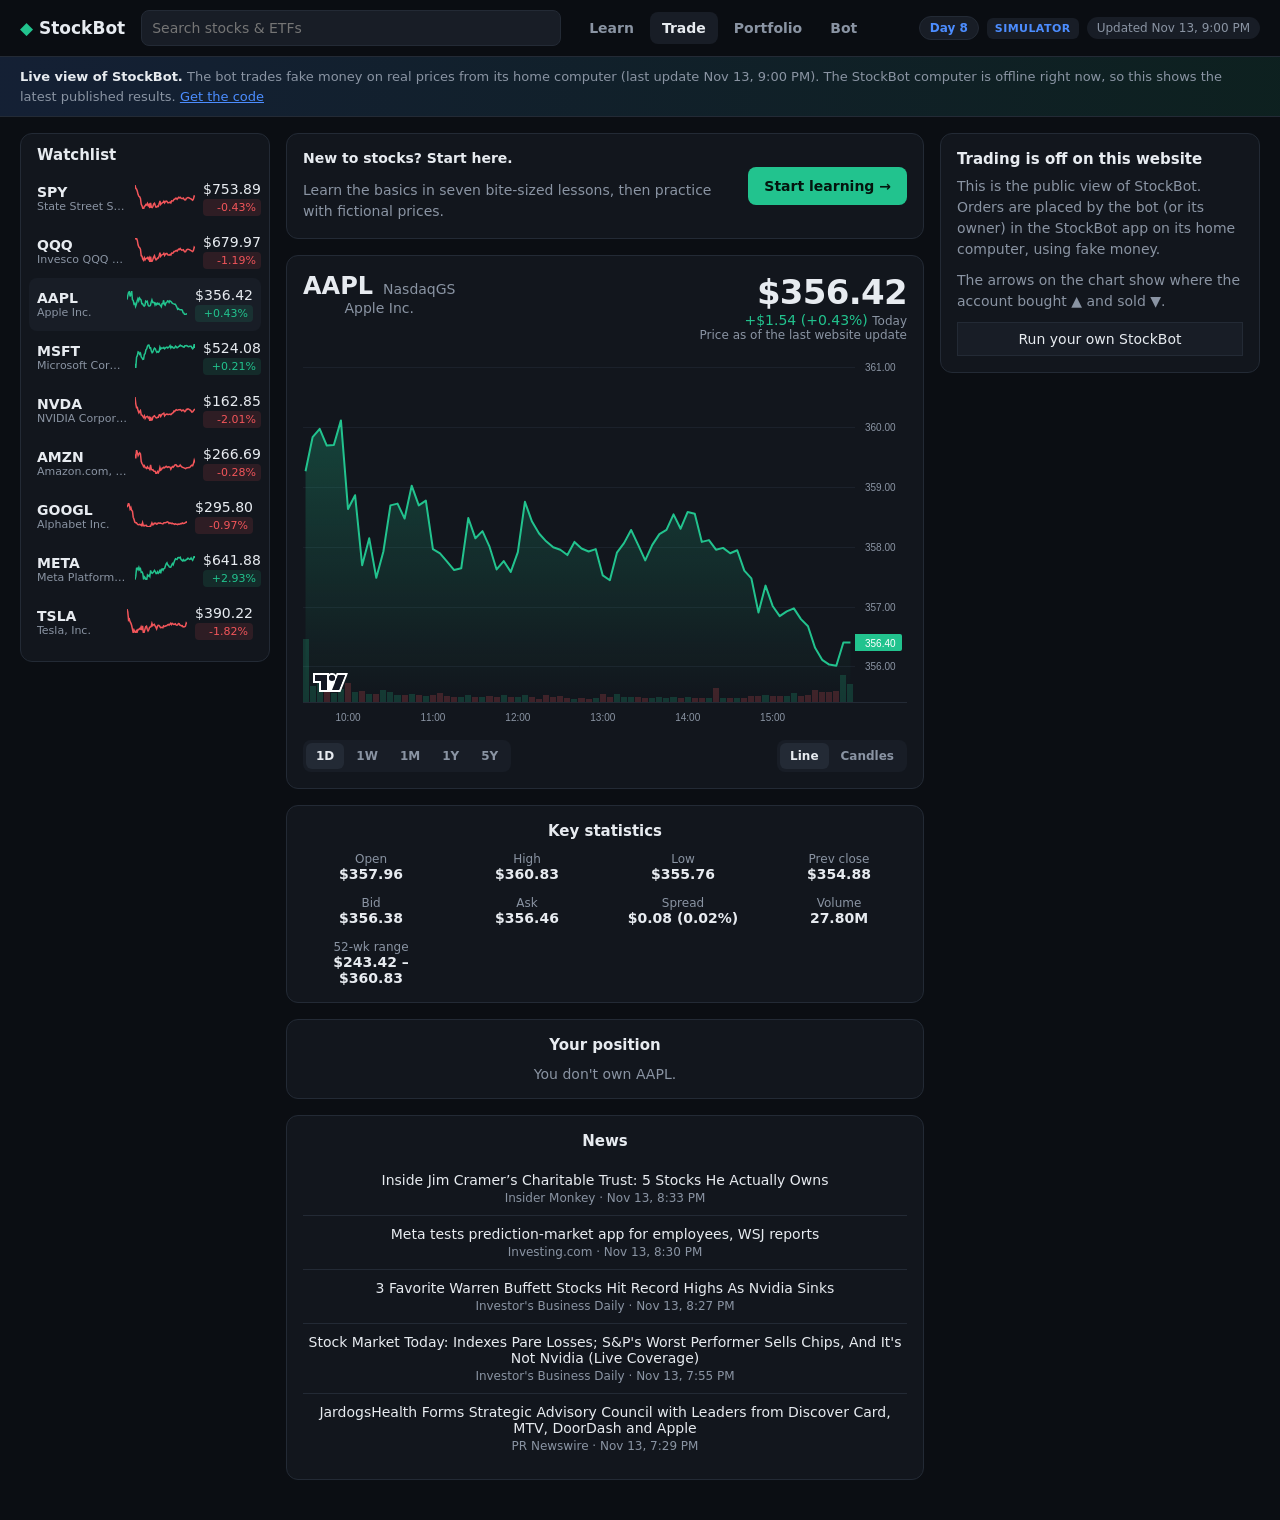
<file: docs/index.html>
<!doctype html>
<html lang="en">
<head>
  <meta charset="utf-8">
  <meta name="viewport" content="width=device-width, initial-scale=1">
  <title>StockBot</title>
  <meta name="description" content="StockBot: a trading bot that runs a live tournament of strategies on fake money. Watch its trades, charts, and results.">
  <link rel="stylesheet" href="static/style.css?v=13">
  <script src="static/vendor/lightweight-charts.js"></script>
</head>
<body>
<header class="topbar">
  <div class="brand"><span class="logo">◆</span> StockBot</div>
  <div class="search">
    <input id="search" placeholder="Search stocks & ETFs" autocomplete="off">
    <div id="search-results" class="dropdown hidden"></div>
  </div>
  <nav>
    <button data-view="learn">Learn</button>
    <button data-view="trade" class="active">Trade</button>
    <button data-view="portfolio">Portfolio</button>
    <button data-view="bot">Bot</button>
    <button data-view="settings" class="live-only">Settings</button>
  </nav>
  <div class="status">
    <button id="day-badge" class="pill day-badge hidden" title="How long the account has been running. Click for the track record."></button>
    <span id="broker-badge" class="badge">SIMULATOR</span>
    <span id="market-pill" class="pill">—</span>
  </div>
</header>
<div class="snapshot-banner snapshot-only">
  <b>Live view of StockBot.</b> The bot trades fake money on real prices from its home computer
  (last update <span id="snapshot-updated">—</span>). <span id="remote-status">Checking whether the StockBot computer is online…</span>
  <form id="remote-login" class="remote-login hidden">
    <input id="remote-passcode" placeholder="Passcode, e.g. ABCD-EFGH-JKLM" autocomplete="current-password" autocapitalize="characters">
    <button class="primary">Unlock full control</button>
  </form>
  <a href="https://github.com/eddyarriaga00/StockBot" target="_blank" rel="noopener">Get the code</a>
</div>
<div class="remote-banner remote-only">
  <span><b>● Connected to your StockBot.</b> Everything here works just like on the Mac: trades, bot, and settings.</span>
  <button class="ghost small" id="remote-logout">Log out</button>
</div>

<main id="view-learn" class="view hidden"></main>

<!-- TRADE -->
<main id="view-trade" class="view trade">
  <aside class="watchlist card">
    <div class="card-head"><h3>Watchlist</h3><button id="wl-toggle" class="ghost small live-only" title="Add/remove current symbol">＋</button></div>
    <div id="watchlist"></div>
  </aside>

  <section class="center">
    <div class="card beginner-invite"><div><b>New to stocks? Start here.</b><p class="muted">Learn the basics in seven bite-sized lessons, then practice with fictional prices.</p></div><button class="primary" data-open-lesson="ownership">Start learning →</button></div>
    <div class="card">
      <div class="quote-head">
        <div>
          <div class="sym-row"><h1 id="q-symbol">—</h1><span id="q-exchange" class="muted"></span></div>
          <div id="q-name" class="muted"></div>
        </div>
        <div class="price-block">
          <div id="q-price" class="big">—</div>
          <div id="q-change"></div>
          <div id="q-ext" class="small"></div>
          <div id="q-session" class="muted small"></div>
        </div>
      </div>
      <div id="chart" class="chart"></div>
      <div class="chart-controls">
        <div class="seg" id="ranges">
          <button data-r="1d" class="active">1D</button><button data-r="5d">1W</button><button data-r="1mo">1M</button>
          <button data-r="3mo">3M</button><button data-r="1y">1Y</button><button data-r="5y">5Y</button><button data-r="max">MAX</button>
        </div>
        <div class="seg" id="chart-type"><button data-t="area" class="active">Line</button><button data-t="candle">Candles</button></div>
      </div>
    </div>

    <div class="card">
      <h3>Key statistics</h3>
      <div class="stats" id="q-stats"></div>
    </div>

    <div class="card" id="my-position-card">
      <h3>Your position</h3>
      <div id="my-position" class="muted">You don't own this stock.</div>
    </div>

    <div class="card live-only" id="alerts-card">
      <h3>Price alerts</h3>
      <form id="alert-form" class="row">
        <input id="alert-price" type="number" step="0.01" min="0" placeholder="Price" aria-label="Alert price">
        <button class="ghost" id="alert-add">Alert me</button>
      </form>
      <p class="muted small" id="alert-hint">Get a notice here (and in Discord, if connected) when the price gets there. Alerts never place orders.</p>
      <div id="alerts-list"></div>
    </div>

    <div class="card">
      <h3>News</h3>
      <div id="news" class="news muted">Loading…</div>
    </div>
  </section>

  <aside class="ticket card" id="ticket">
    <div class="snapshot-only ticket-note">
      <h3>Trading is off on this website</h3>
      <p class="muted">This is the public view of StockBot. Orders are placed by the bot (or its owner) in the StockBot app on its home computer, using fake money.</p>
      <p class="muted">The arrows on the chart show where the account bought ▲ and sold ▼.</p>
      <a class="ghost full btn-link" href="https://github.com/eddyarriaga00/StockBot#start-it" target="_blank" rel="noopener">Run your own StockBot</a>
    </div>
    <div class="seg full" id="side">
      <button data-side="buy" class="active buy">Buy</button><button data-side="sell" class="sell">Sell</button>
    </div>
    <div id="ticket-form">
      <div class="bidask" id="bidask"></div>
      <label>Order type
        <select id="o-type">
          <option value="market">Market</option>
          <option value="limit">Limit</option>
          <option value="stop">Stop</option>
          <option value="stop_limit">Stop limit</option>
          <option value="trailing_stop">Trailing stop</option>
        </select>
      </label>
      <p id="order-help" class="muted small"></p>
      <button class="ghost small" data-open-lesson="orders">Explain order types</button>
      <label id="row-unit">Buy in
        <select id="o-unit"><option value="shares">Shares</option><option value="dollars">Dollars</option></select>
      </label>
      <label><span id="qty-label">Shares</span>
        <input id="o-qty" type="number" min="0" step="any" placeholder="0">
      </label>
      <div class="quick" id="quick"><button type="button" data-pct="25">25%</button><button type="button" data-pct="50">50%</button><button type="button" data-pct="75">75%</button><button type="button" data-pct="100">Max</button></div>
      <label id="row-limit" class="hidden">Limit price<input id="o-limit" type="number" step="0.01" placeholder="$0.00"></label>
      <label id="row-stop" class="hidden">Stop price<input id="o-stop" type="number" step="0.01" placeholder="$0.00"></label>
      <label id="row-trail" class="hidden">Trail %<input id="o-trail" type="number" step="0.1" placeholder="5"></label>
      <label id="row-tif">Time in force
        <select id="o-tif"><option value="day">Good for day</option><option value="gtc">Good till canceled</option></select>
      </label>
      <label class="check hidden" id="row-ext" title="Pre-market runs 4:00 to 9:30 AM ET and after hours 4:00 to 8:00 PM ET"><input type="checkbox" id="o-ext"> Also trade pre-market and after hours</label>
      <label class="check" id="row-bracket"><input type="checkbox" id="o-bracket"> Add take-profit / stop-loss</label>
      <div id="bracket-fields" class="hidden two">
        <label>Take profit<input id="o-tp" type="number" step="0.01" placeholder="$"></label>
        <label>Stop loss<input id="o-sl" type="number" step="0.01" placeholder="$"></label>
      </div>
      <div class="est">
        <div><span id="est-px-label">Ask price</span><span id="est-px">—</span></div>
        <div><span id="est-label">Estimated cost</span><strong id="est-total">$0.00</strong></div>
      </div>
      <button id="review" class="primary full">Review order</button>
      <div class="muted small center" id="avail">—</div>
    </div>
    <div id="ticket-review" class="hidden">
      <h3 id="rv-title">Review</h3>
      <div id="rv-lines" class="review-lines"></div>
      <p id="rv-note" class="muted small"></p>
      <div id="rv-warn"></div>
      <button id="submit" class="primary full">Submit order</button>
      <button id="edit" class="ghost full">Edit</button>
    </div>
  </aside>
</main>

<!-- PORTFOLIO -->
<main id="view-portfolio" class="view hidden">
  <div class="card">
    <div class="quote-head">
      <div><div class="muted">Account value</div><div id="p-equity" class="big">—</div><div id="p-day"></div></div>
      <div class="kpis" id="p-kpis"></div>
    </div>
    <div id="equity-chart" class="chart short"></div>
  </div>
  <div class="card">
    <div class="card-head"><h3>Performance</h3><span class="muted small" id="perf-since"></span></div>
    <div class="table-wrap"><table id="perf-table"></table></div>
    <div class="stats perf-stats" id="perf-stats"></div>
  </div>
  <div class="card">
    <div class="card-head"><h3>Positions</h3></div>
    <div class="table-wrap"><table id="positions-table"></table></div>
  </div>
  <div class="card">
    <div class="card-head"><h3>Open orders</h3><button id="cancel-all" class="ghost small">Cancel all</button></div>
    <div class="table-wrap"><table id="open-orders"></table></div>
  </div>
  <div class="card">
    <h3>Order history</h3>
    <div class="table-wrap"><table id="order-history"></table></div>
  </div>
  <div class="card hidden" id="activity-card">
    <h3>Dividends and splits</h3>
    <div class="table-wrap"><table id="activity-table"></table></div>
  </div>
</main>

<!-- BOT -->
<main id="view-bot" class="view hidden">
  <div class="card bot-hero">
    <div>
      <h2>Auto-trader</h2>
      <button class="ghost small" data-open-lesson="bot">Learn how this works</button>
      <div id="bot-summary" class="muted">—</div>
      <div id="bot-next" class="bot-next"></div>
      <div id="bot-targets" class="bot-targets"></div>
      <div id="bot-health" class="muted small live-only"></div>
    </div>
    <div class="bot-actions live-only">
      <label class="switch"><input type="checkbox" id="bot-enabled"><span></span><b id="bot-enabled-label">Off</b></label>
      <select id="bot-strategy" title="Which strategy your account follows"></select>
      <div class="seg" id="bot-mode"><button data-m="auto">Full auto</button><button data-m="approve">Approve each</button></div>
      <button id="bot-run" class="ghost">Rebalance now</button>
      <button id="bot-kill" class="danger">KILL SWITCH</button>
    </div>
  </div>
  <div class="card" id="track-card">
    <div class="card-head"><h3>Track record</h3><span class="muted small" id="track-since"></span></div>
    <div class="kpis" id="track-kpis"></div>
    <div class="track-progress"><div class="bar"><i id="track-bar"></i></div><span class="muted small" id="track-bar-label"></span></div>
    <h3 class="sub">Milestones before trusting it with real money</h3>
    <div id="track-milestones" class="milestones"></div>
    <p class="muted small" id="track-note"></p>
  </div>
  <div class="card hidden" id="pending-card">
    <h3>Waiting for your approval</h3>
    <div id="pending"></div>
  </div>
  <div class="card">
    <div class="card-head"><h3>Strategy tournament</h3><button id="report-run" class="ghost small">Write report card</button></div>
    <p id="t-champion" class="muted"></p>
    <div class="table-wrap"><table id="t-table"></table></div>
    <h3 class="sub">Live paper results (each started with $100k)</h3>
    <div id="t-chart" class="chart short"></div>
    <div id="t-legend" class="legend"></div>
    <p class="muted small">Every strategy trades its own fake $100,000 on live prices. Under 60 trading days, results are mostly luck.</p>
  </div>
  <div class="card hidden" id="crash-card">
    <h3>Crash test: how each strategy did in past bear markets</h3>
    <div class="table-wrap"><table id="crash-table"></table></div>
    <p class="muted small">The same rules replayed through every bear market since the 1990s, with dividends included. Stocks join as they came to market,
      and the list is still today's winners, so the good years are flattered. Read the bad periods: that is what the strategy does when the market falls.
      Hover a number for the worst drop inside that period.</p>
  </div>
  <div class="grid2">
    <div class="card">
      <div class="card-head"><h3>10-year backtest (growth of $10k)</h3><button id="bt-run" class="ghost small">Re-run</button></div>
      <div id="bt-chart" class="chart short"></div>
      <div id="bt-legend" class="legend"></div>
      <p id="bt-caveat" class="muted small"></p>
    </div>
    <div class="card">
      <h3>Risk limits</h3>
      <form id="risk-form" class="risk"></form>
      <button id="risk-save" class="primary">Save limits</button>
    </div>
  </div>
  <div class="card">
    <div class="card-head"><h3>Today's scan</h3><button id="scan-run" class="ghost small">Scan now</button></div>
    <div id="regime" class="muted"></div>
    <div id="strategy-picks" class="picks"></div>
    <h3 class="sub">Stock-by-stock signals</h3>
    <div class="table-wrap"><table id="scan-table"></table></div>
  </div>
  <div class="card">
    <h3>Bot activity</h3>
    <div id="bot-log" class="log"></div>
  </div>
</main>

<!-- SETTINGS -->
<main id="view-settings" class="view hidden">
  <div class="card">
    <h2>Where trades go</h2>
    <div class="brokers" id="brokers">
      <button data-b="sim"><b>Simulator</b><span>Live prices, fake $100k. Nothing to set up.</span></button>
      <button data-b="alpaca_paper"><b>Alpaca Paper</b><span>Real broker, fake money. Needs free account.</span></button>
      <button data-b="alpaca_live"><b>Alpaca Live</b><span>Real money. Paper results do not predict future profits.</span></button>
    </div>
  </div>
  <div class="card">
    <h3>Connect Alpaca (one time, about 5 minutes)</h3>
    <ol class="steps">
      <li>Sign up at <a href="https://alpaca.markets" target="_blank" rel="noopener">alpaca.markets</a> (free).</li>
      <li>In the Alpaca dashboard, switch to <b>Paper Trading</b> and click <b>Generate API Keys</b>.</li>
      <li>Paste both keys below, click Save, then pick <b>Alpaca Paper</b> above.</li>
    </ol>
    <div class="two">
      <label>Paper API key<input id="k-pk" placeholder="PK…" autocomplete="off"></label>
      <label>Paper secret<input id="k-ps" type="password" autocomplete="off"></label>
      <label>Live API key<input id="k-lk" placeholder="AK…" autocomplete="off"></label>
      <label>Live secret<input id="k-ls" type="password" autocomplete="off"></label>
    </div>
    <button id="keys-save" class="primary">Save keys</button>
    <p class="muted small">Keys are stored only on this Mac in <code>data/settings.json</code> (owner-only file).</p>
  </div>
  <div class="card local-only" id="remote-card">
    <h3>Control from the website</h3>
    <p class="muted">Open <a href="https://eddyarriaga00.github.io/StockBot/" target="_blank" rel="noopener">eddyarriaga00.github.io/StockBot</a> on any device and enter this passcode to trade and run the bot from there. Works while this Mac is on and StockBot is running.</p>
    <div id="remote-info" class="kpis"></div>
    <div class="row remote-actions">
      <label class="switch"><input type="checkbox" id="remote-enabled"><span></span><b>Allow website control</b></label>
      <button id="remote-reveal" class="ghost">Show passcode</button>
      <button id="remote-new" class="ghost">New passcode</button>
      <button id="remote-revoke" class="danger">Sign out all devices</button>
    </div>
  </div>
  <div class="card live-only" id="discord-card">
    <h3>Discord</h3>
    <p class="muted">Get trades, alerts, a daily summary after the close, and the weekly report card in a Discord channel.</p>
    <ol class="steps">
      <li>In Discord, open your server → <b>Server Settings</b> → <b>Integrations</b> → <b>Webhooks</b> → <b>New Webhook</b>.</li>
      <li>Pick the channel, click <b>Copy Webhook URL</b>, paste it below, and click <b>Connect</b>.</li>
    </ol>
    <div class="row"><input id="dc-url" placeholder="https://discord.com/api/webhooks/…" autocomplete="off" style="flex:1"><button id="dc-save" class="primary">Connect</button></div>
    <p id="dc-status" class="muted small"></p>
    <div class="row dc-opts">
      <label class="switch"><input type="checkbox" data-dc="trades"><span></span><b>Trades</b></label>
      <label class="switch"><input type="checkbox" data-dc="alerts"><span></span><b>Alerts</b></label>
      <label class="switch"><input type="checkbox" data-dc="daily"><span></span><b>Daily summary</b></label>
      <label class="switch"><input type="checkbox" data-dc="weekly"><span></span><b>Weekly report</b></label>
      <label class="switch"><input type="checkbox" data-dc="dashboard"><span></span><b>Live dashboard</b></label>
      <label class="switch"><input type="checkbox" data-dc="movers"><span></span><b>Big-move alerts</b></label>
    </div>
    <details class="dc-channels">
      <summary>Separate channels (optional)</summary>
      <p class="muted small">Give a channel its own webhook and that kind of message goes there instead of the main channel.
        The dashboard and the start-here guide only appear when they have their own channel.</p>
      <div id="dc-channels"></div>
      <div class="row"><button id="dc-ch-save" class="primary">Save channels</button><button id="dc-refresh" class="ghost">Update dashboard now</button></div>
    </details>
    <div class="row"><button id="dc-test" class="ghost">Send test message</button><button id="dc-summary" class="ghost">Send summary now</button><button id="dc-clear" class="danger">Disconnect</button></div>
  </div>
  <div class="card">
    <h3>Simulator</h3>
    <p class="muted">Start over with a fresh fake account.</p>
    <div class="row"><input id="reset-cash" type="number" value="100000" step="1000"><button id="reset" class="danger">Reset simulator</button></div>
  </div>
</main>

<dialog id="edit-order">
  <form method="dialog" id="edit-order-form">
    <h3 id="eo-title">Edit order</h3>
    <p id="eo-sub" class="muted small"></p>
    <label>Shares<input id="eo-qty" type="number" min="0" step="any"></label>
    <label id="eo-row-limit">Limit price<input id="eo-limit" type="number" step="0.01"></label>
    <label id="eo-row-stop">Stop price<input id="eo-stop" type="number" step="0.01"></label>
    <label id="eo-row-trail">Trail %<input id="eo-trail" type="number" step="0.1"></label>
    <div class="row"><button class="primary" id="eo-save" value="save">Save changes</button><button class="ghost" value="cancel" formnovalidate>Keep as is</button></div>
  </form>
</dialog>
<div id="toasts"></div>
<script src="static/app.js?v=16"></script>
<script src="static/learn.js?v=1"></script>
</body>
</html>
</file>
<file: docs/static/style.css>
:root {
  --bg: #0b0e13;
  --panel: #12161d;
  --panel-2: #181d26;
  --line: #232a35;
  --text: #e7ebf0;
  --muted: #8a94a3;
  --up: #22c38e;
  --down: #f2555a;
  --accent: #4c8dff;
  --warn: #f5b041;
  --radius: 12px;
  font-family: -apple-system, BlinkMacSystemFont, "SF Pro Text", "Inter", system-ui, sans-serif;
}
* { box-sizing: border-box; }
body { margin: 0; background: var(--bg); color: var(--text); font-size: 14px; }
h1, h2, h3 { margin: 0; font-weight: 600; }
h1 { font-size: 24px; }
h2 { font-size: 20px; }
h3 { font-size: 15px; margin-bottom: 12px; }
a { color: var(--accent); }
code { background: var(--panel-2); padding: 1px 5px; border-radius: 4px; }
.muted { color: var(--muted); }
.small { font-size: 12px; }
.center { text-align: center; }
.hidden { display: none !important; }
.up { color: var(--up); }
.down { color: var(--down); }

/* top bar */
.topbar { position: sticky; top: 0; z-index: 10; display: flex; align-items: center; gap: 16px; padding: 10px 20px;
  background: rgba(11, 14, 19, .92); backdrop-filter: blur(8px); border-bottom: 1px solid var(--line); }
.brand { font-weight: 700; font-size: 17px; white-space: nowrap; }
.logo { color: var(--up); }
.search { position: relative; flex: 1; max-width: 420px; }
.search input { width: 100%; }
.dropdown { position: absolute; top: 40px; left: 0; right: 0; background: var(--panel-2); border: 1px solid var(--line);
  border-radius: 10px; overflow: hidden; box-shadow: 0 10px 30px rgba(0,0,0,.4); }
.dropdown div { padding: 9px 12px; cursor: pointer; display: flex; justify-content: space-between; gap: 8px; }
.dropdown div:hover, .dropdown div.sel { background: var(--line); }
nav { display: flex; gap: 4px; }
nav button { background: none; border: 0; color: var(--muted); padding: 8px 12px; border-radius: 8px; font-weight: 600; }
nav button.active, nav button:hover { color: var(--text); background: var(--panel-2); }
.status { margin-left: auto; display: flex; gap: 8px; align-items: center; }
.badge { font-size: 11px; font-weight: 700; letter-spacing: .04em; padding: 4px 8px; border-radius: 6px; background: var(--panel-2); color: var(--accent); }
.badge.live { background: var(--down); color: white; }
.pill { font-size: 12px; padding: 4px 10px; border-radius: 99px; background: var(--panel-2); color: var(--muted); white-space: nowrap; }
.pill.open { color: var(--up); }

/* layout */
.view { padding: 16px 20px 40px; max-width: 1500px; margin: 0 auto; display: flex; flex-direction: column; gap: 16px; }
.trade { display: grid; grid-template-columns: 250px minmax(0, 1fr) 320px; align-items: start; }
.center { display: flex; flex-direction: column; gap: 16px; min-width: 0; }
.card { background: var(--panel); border: 1px solid var(--line); border-radius: var(--radius); padding: 16px; }
.card-head { display: flex; justify-content: space-between; align-items: center; margin-bottom: 8px; }
.card-head h3 { margin: 0; }
.grid2 { display: grid; grid-template-columns: 1fr 1fr; gap: 16px; }
.two { display: grid; grid-template-columns: 1fr 1fr; gap: 10px; }
.row { display: flex; gap: 10px; }

/* controls */
input, select { background: var(--panel-2); border: 1px solid var(--line); color: var(--text); border-radius: 8px;
  padding: 9px 10px; font: inherit; width: 100%; }
input:focus, select:focus { outline: none; border-color: var(--accent); }
button { font: inherit; cursor: pointer; border-radius: 8px; }
.primary { background: var(--up); color: #04150e; border: 0; padding: 11px 16px; font-weight: 700; }
.primary.sell-mode { background: var(--down); color: white; }
.primary:disabled { opacity: .5; cursor: default; }
.ghost { background: var(--panel-2); color: var(--text); border: 1px solid var(--line); padding: 8px 12px; }
.danger { background: transparent; color: var(--down); border: 1px solid var(--down); padding: 8px 12px; font-weight: 700; }
.danger:hover { background: var(--down); color: white; }
.small.ghost { padding: 4px 9px; font-size: 12px; }
.full { width: 100%; }
.seg { display: inline-flex; background: var(--panel-2); border-radius: 8px; padding: 3px; gap: 2px; }
.seg button { background: none; border: 0; color: var(--muted); padding: 6px 10px; border-radius: 6px; font-weight: 600; font-size: 12px; }
.seg button.active { background: var(--line); color: var(--text); }
.seg.full { display: flex; width: 100%; margin-bottom: 14px; }
.seg.full button { flex: 1; padding: 9px; font-size: 14px; }
.seg .buy.active { background: var(--up); color: #04150e; }
.seg .sell.active { background: var(--down); color: white; }
label { display: flex; flex-direction: column; gap: 5px; color: var(--muted); font-size: 12px; margin-bottom: 10px; }
label.check { flex-direction: row; align-items: center; gap: 8px; color: var(--text); font-size: 13px; }
label.check input { width: auto; }

/* watchlist */
.watchlist { position: sticky; top: 72px; max-height: calc(100vh - 90px); overflow: auto; padding: 12px 8px; }
.watchlist .card-head { padding: 0 8px; }
.wl-row { display: grid; grid-template-columns: 1fr 60px auto; align-items: center; gap: 8px; padding: 9px 8px; border-radius: 8px; cursor: pointer; }
.wl-row:hover, .wl-row.sel { background: var(--panel-2); }
.wl-row b { display: block; }
.wl-row .nm { display: block; font-size: 11px; color: var(--muted); white-space: nowrap; overflow: hidden; text-overflow: ellipsis; max-width: 90px; }
.wl-row .px { text-align: right; }
.wl-row .chg { font-size: 11px; display: block; padding: 2px 5px; border-radius: 4px; margin-top: 2px; }
.chg.up { background: rgba(34,195,142,.12); }
.chg.down { background: rgba(242,85,90,.12); }

/* quote */
.quote-head { display: flex; justify-content: space-between; align-items: flex-start; gap: 16px; flex-wrap: wrap; margin-bottom: 8px; }
.sym-row { display: flex; align-items: baseline; gap: 10px; }
.price-block { text-align: right; }
.big { font-size: 34px; font-weight: 700; letter-spacing: -.02em; font-variant-numeric: tabular-nums; }
.chart { height: 380px; width: 100%; }
.chart.short { height: 260px; }
.chart-controls { display: flex; justify-content: space-between; margin-top: 10px; gap: 8px; flex-wrap: wrap; }
.stats { display: grid; grid-template-columns: repeat(4, 1fr); gap: 14px 20px; }
.stats div > span { display: block; color: var(--muted); font-size: 12px; }
.stats div b { font-variant-numeric: tabular-nums; }
.news a { display: block; padding: 10px 0; border-bottom: 1px solid var(--line); color: var(--text); text-decoration: none; }
.news a:last-child { border: 0; }
.news a span { display: block; color: var(--muted); font-size: 12px; margin-top: 3px; }

/* ticket */
.ticket { position: sticky; top: 72px; }
.est { border-top: 1px solid var(--line); margin: 6px 0 14px; padding-top: 12px; display: flex; flex-direction: column; gap: 6px; }
.est div { display: flex; justify-content: space-between; }
.review-lines div { display: flex; justify-content: space-between; padding: 8px 0; border-bottom: 1px solid var(--line); }
.review-lines div span { color: var(--muted); }
#ticket-review button { margin-top: 8px; }

/* tables */
.table-wrap { overflow-x: auto; }
table { width: 100%; border-collapse: collapse; font-variant-numeric: tabular-nums; }
th { text-align: left; color: var(--muted); font-weight: 500; font-size: 12px; padding: 8px; border-bottom: 1px solid var(--line); white-space: nowrap; }
td { padding: 10px 8px; border-bottom: 1px solid var(--line); white-space: nowrap; }
tr.click { cursor: pointer; }
tr.click:hover td { background: var(--panel-2); }
td.r, th.r { text-align: right; }
.tag { font-size: 11px; padding: 2px 6px; border-radius: 4px; background: var(--panel-2); color: var(--muted); }
.tag.filled, .tag.BUY { color: var(--up); }
.tag.canceled, .tag.expired, .tag.rejected, .tag.AVOID { color: var(--down); }
.tag.bot { color: var(--accent); }
.empty { color: var(--muted); padding: 16px 8px; }

/* kpis */
.kpis { display: flex; gap: 24px; flex-wrap: wrap; }
.kpis div > span { display: block; color: var(--muted); font-size: 12px; }
.kpis div b { font-size: 17px; font-variant-numeric: tabular-nums; }

/* bot */
.bot-hero { display: flex; justify-content: space-between; align-items: center; gap: 16px; flex-wrap: wrap; }
.bot-actions { display: flex; gap: 10px; align-items: center; flex-wrap: wrap; }
.switch { flex-direction: row; align-items: center; gap: 8px; margin: 0; cursor: pointer; color: var(--text); font-size: 14px; }
.switch input { display: none; }
.switch span { width: 42px; height: 24px; background: var(--line); border-radius: 99px; position: relative; transition: .2s; }
.switch span::after { content: ""; position: absolute; width: 18px; height: 18px; top: 3px; left: 3px; background: white; border-radius: 50%; transition: .2s; }
.switch input:checked + span { background: var(--up); }
.switch input:checked + span::after { left: 21px; }
.risk { display: grid; grid-template-columns: 1fr 1fr; gap: 0 12px; }
.pending-row { display: flex; justify-content: space-between; align-items: center; gap: 10px; padding: 10px 0; border-bottom: 1px solid var(--line); }
.pending-row div:last-child { display: flex; gap: 6px; }
.log { max-height: 360px; overflow: auto; font-size: 13px; }
.log div { padding: 7px 0; border-bottom: 1px solid var(--line); display: grid; grid-template-columns: 150px 1fr; gap: 10px; }
.log .trade { color: var(--accent); }
.log .warn { color: var(--warn); }
.log .error { color: var(--down); }
.log .approve { color: var(--up); }

/* settings */
.brokers { display: grid; grid-template-columns: repeat(3, 1fr); gap: 12px; margin-top: 12px; }
.brokers button { text-align: left; background: var(--panel-2); border: 2px solid var(--line); color: var(--text); padding: 16px; display: flex; flex-direction: column; gap: 6px; }
.brokers button span { color: var(--muted); font-size: 13px; }
.brokers button.active { border-color: var(--up); }
.brokers button[data-b="alpaca_live"].active { border-color: var(--down); }
.steps { color: var(--muted); line-height: 1.8; padding-left: 20px; }
.steps b { color: var(--text); }

/* toasts */
#toasts { position: fixed; right: 20px; bottom: 20px; display: flex; flex-direction: column; gap: 8px; z-index: 50; }
.toast { background: var(--panel-2); border: 1px solid var(--line); border-left: 4px solid var(--accent); padding: 12px 16px;
  border-radius: 10px; max-width: 360px; box-shadow: 0 10px 30px rgba(0,0,0,.4); animation: in .2s ease; }
.toast.ok { border-left-color: var(--up); }
.toast.bad { border-left-color: var(--down); }
@keyframes in { from { transform: translateY(10px); opacity: 0; } }

/* responsive */
@media (max-width: 1100px) {
  .trade { grid-template-columns: minmax(0, 1fr) 300px; }
  .watchlist { grid-column: 1 / -1; position: static; max-height: none; display: block; }
  #watchlist { display: flex; overflow-x: auto; gap: 4px; }
  .wl-row { flex: 0 0 165px; min-width: 0; grid-template-columns: minmax(0, 1fr) auto; }
  .wl-row > div:nth-child(2) { display: none; }
}
@media (max-width: 760px) {
  .topbar { flex-wrap: wrap; padding: 10px 16px; }
  .search { order: 3; max-width: none; flex-basis: 100%; }
  .status { margin-left: auto; }
  nav { order: 4; width: 100%; overflow-x: auto; }
  .view { padding: 12px 16px 40px; }
  .trade, .grid2, .brokers, .two, .risk { grid-template-columns: 1fr; }
  .ticket { position: static; }
  .stats { grid-template-columns: repeat(2, 1fr); }
  .chart { height: 280px; }
  .big { font-size: 28px; }
  .log div { grid-template-columns: 1fr; gap: 2px; }
}

/* tournament */
h3.sub { margin: 18px 0 8px; }
.legend { display: flex; flex-wrap: wrap; gap: 6px 16px; font-size: 12px; color: var(--muted); margin-top: 8px; }
.legend i { display: inline-block; width: 10px; height: 10px; border-radius: 2px; margin-right: 5px; vertical-align: -1px; }
.champ { color: var(--warn); font-weight: 700; }
#t-table td .about { display: block; color: var(--muted); font-size: 11px; white-space: normal; max-width: 320px; }
.picks { display: grid; grid-template-columns: repeat(auto-fill, minmax(230px, 1fr)); gap: 10px; margin-top: 12px; }
.picks div { background: var(--panel-2); border-radius: 8px; padding: 10px 12px; font-size: 12px; }
.picks div b { display: block; font-size: 13px; margin-bottom: 4px; }
#bot-strategy { width: auto; }

/* Beginner learning center */
.learn-hero { display: flex; justify-content: space-between; align-items: center; gap: 32px; padding: 32px; background: linear-gradient(120deg, #142c2b, var(--panel) 75%); }
.learn-hero h1 { margin-top: 18px; font-size: clamp(24px, 3vw, 36px); max-width: 650px; }
.learn-hero p { line-height: 1.7; }
.learn-progress { min-width: 220px; }
.learn-progress strong { display: block; margin-bottom: 12px; }
.learn-progress progress { width: 100%; accent-color: var(--up); }
.learn-layout { display: grid; grid-template-columns: 310px minmax(0,1fr); gap: 16px; align-items: start; }
#lesson-list { margin-top: 16px; }
.lesson-link { width: 100%; display: flex; gap: 12px; padding: 14px 10px; text-align: left; border: 1px solid transparent; background: none; color: var(--text); }
.lesson-link > span:first-child { color: var(--up); min-width: 22px; }
.lesson-link small { display: block; color: var(--muted); margin-top: 5px; }
.lesson-link.selected { border-color: var(--up); background: #16302b; }
.lesson { padding: 28px; scroll-margin-top: 150px; }
.lesson h2 { font-size: 26px; margin-top: 18px; }
.lesson p { line-height: 1.8; max-width: 75ch; }
.learn-example { background: var(--panel-2); border-left: 3px solid var(--up); padding: 18px; border-radius: 8px; line-height: 1.7; }
.learn-example p { margin-bottom: 0; }
.lesson-quiz { border: 0; padding: 0; margin: 24px 0 0; }
.lesson-quiz legend { font-weight: 600; line-height: 1.6; margin-bottom: 12px; }
.quiz-answer { display: block; width: 100%; text-align: left; margin: 8px 0; padding: 12px; }
.quiz-answer:hover { border-color: var(--accent); }
.lesson-actions { display: flex; justify-content: space-between; gap: 12px; }
button:disabled { opacity: .5; cursor: default; }
button:focus-visible, .lesson:focus-visible { outline: 2px solid var(--accent); outline-offset: 4px; }
.glossary-search { max-width: 440px; margin-top: 16px; }
.glossary { display: grid; grid-template-columns: repeat(3,minmax(0,1fr)); gap: 20px; }
.glossary dt { font-weight: 600; margin-bottom: 6px; }
.glossary dd { color: var(--muted); margin: 0; line-height: 1.6; }
.beginner-invite { text-align: left; display: flex; align-items: center; justify-content: space-between; gap: 16px; }
.beginner-invite p { line-height: 1.5; margin-bottom: 0; }
.beginner-invite button { flex-shrink: 0; }
#order-help { line-height: 1.6; }
#row-unit { margin-top: 12px; }
@media(max-width: 760px) { .learn-hero, .beginner-invite { flex-direction: column; align-items: stretch; padding: 20px; } .learn-layout { grid-template-columns: 1fr; } .glossary { grid-template-columns: 1fr; } .lesson { padding: 20px; } }

/* view-only public website (GitHub Pages) */
body:not(.snapshot) .snapshot-only { display: none !important; }
body.snapshot .live-only,
body.snapshot #ticket-form, body.snapshot #ticket-review, body.snapshot #side,
body.snapshot [data-cancel], body.snapshot [data-close], body.snapshot #cancel-all,
body.snapshot #bt-run, body.snapshot #scan-run, body.snapshot #report-run, body.snapshot #risk-save { display: none !important; }
body.snapshot #risk-form { pointer-events: none; opacity: .8; }
.snapshot-banner { background: linear-gradient(90deg, rgba(76,141,255,.14), rgba(34,195,142,.10)); border-bottom: 1px solid var(--line);
  padding: 10px 20px; font-size: 13px; color: var(--muted); line-height: 1.5; }
.snapshot-banner b { color: var(--text); }
.ticket-note h3 { margin-bottom: 8px; }
.ticket-note p { margin: 0 0 10px; line-height: 1.5; }
.btn-link { display: block; text-align: center; text-decoration: none; margin-top: 6px; }

/* website remote control */
body:not(.remote) .remote-only { display: none !important; }
body.remote .local-only { display: none !important; }
.remote-login { display: flex; gap: 8px; margin: 8px 0; max-width: 520px; }
.remote-login input { flex: 1; text-transform: uppercase; letter-spacing: .05em; }
.remote-login button { white-space: nowrap; }
.remote-banner { display: flex; justify-content: space-between; align-items: center; gap: 12px; padding: 8px 20px;
  background: rgba(34,195,142,.12); border-bottom: 1px solid var(--line); font-size: 13px; color: var(--muted); }
.remote-banner b { color: var(--up); }
.remote-actions { flex-wrap: wrap; align-items: center; margin-top: 14px; }
.remote-actions .switch { margin-right: 8px; }
#remote-info code { font-size: 15px; letter-spacing: .06em; }
@media (max-width: 760px) { .remote-login { flex-direction: column; } }

/* Discord card */
.dc-opts { flex-wrap: wrap; gap: 18px; margin: 10px 0; }
#discord-card .row + .row { margin-top: 10px; }

/* Bot next action + targets */
.bot-next { margin-top: 8px; }
.bot-targets { margin-top: 6px; display: flex; flex-wrap: wrap; gap: 6px; align-items: center; }
.bot-targets .chip { background: var(--line); border-radius: 99px; padding: 2px 10px; font-size: 13px; cursor: help; }
#bot-health { margin-top: 6px; }

.dc-channels { margin: 10px 0; }
.dc-channels summary { cursor: pointer; font-weight: 600; }
.dc-ch { display: grid; grid-template-columns: minmax(0, 220px) minmax(0, 1fr); gap: 10px; align-items: center; margin: 8px 0; }
.dc-ch span { display: flex; flex-direction: column; min-width: 0; }
.dc-ch small { font-size: 12px; }
.dc-ch input { min-width: 0; width: 100%; }
@media (max-width: 640px) { .dc-ch { grid-template-columns: 1fr; gap: 4px; } }

/* performance + price alerts */
.perf-stats { margin-top: 16px; padding-top: 16px; border-top: 1px solid var(--line); }
.alert-row { display: flex; align-items: center; gap: 10px; flex-wrap: wrap; padding: 8px 0; border-top: 1px solid var(--line); font-size: 14px; }
.alert-row .muted { flex: 1; min-width: 140px; }
.alert-row.fired { opacity: .7; }
#alert-form input { flex: 1; min-width: 0; }
button.link { background: none; border: 0; padding: 0; color: var(--accent); cursor: pointer; font: inherit; }
.log .alert { color: var(--accent); }

/* order ticket: live bid/ask, quick amounts, cautions, edit dialog */
.bidask { display: grid; grid-template-columns: repeat(3, 1fr); gap: 8px; background: var(--panel-2); border-radius: 8px; padding: 8px 10px; margin-bottom: 12px; text-align: center; }
.bidask span { display: block; color: var(--muted); font-size: 11px; }
.bidask b { font-variant-numeric: tabular-nums; font-size: 14px; }
.bidask small { grid-column: 1 / -1; color: var(--warn); font-size: 11px; }
.quick { display: grid; grid-template-columns: repeat(4, 1fr); gap: 6px; margin: -4px 0 12px; }
.quick button { background: var(--panel-2); border: 1px solid var(--line); color: var(--muted); border-radius: 6px; padding: 5px 0; font-size: 12px; font-weight: 600; cursor: pointer; }
.quick button:hover { color: var(--text); border-color: var(--muted); }
.warn-note { color: var(--warn); font-size: 12.5px; line-height: 1.4; margin: 8px 0; padding: 8px 10px; background: color-mix(in srgb, var(--warn) 10%, transparent); border-radius: 8px; }
#q-ext b { font-variant-numeric: tabular-nums; }
.nowrap { white-space: nowrap; }
dialog#edit-order { background: var(--panel); color: var(--text); border: 1px solid var(--line); border-radius: 14px; padding: 22px; width: min(380px, calc(100vw - 32px)); }
dialog#edit-order::backdrop { background: rgba(0, 0, 0, .6); }
dialog#edit-order label { display: block; margin: 12px 0; color: var(--muted); font-size: 13px; }
dialog#edit-order label.hidden { display: none; }
dialog#edit-order input { display: block; width: 100%; margin-top: 6px; }
dialog#edit-order .row { margin-top: 18px; }

/* track record */
.day-badge { cursor: pointer; border: 1px solid var(--line); font: inherit; font-size: 12px; font-weight: 700; color: var(--accent); }
.track-progress { margin: 18px 0 6px; }
.track-progress .bar { height: 8px; background: var(--panel-2); border-radius: 99px; overflow: hidden; margin-bottom: 6px; }
.track-progress .bar i { display: block; height: 100%; background: var(--accent); border-radius: 99px; min-width: 4px; }
.milestones { display: grid; grid-template-columns: repeat(2, 1fr); gap: 10px 24px; margin-bottom: 12px; }
.milestones > div { display: flex; gap: 10px; align-items: flex-start; }
.milestones i { flex: none; width: 20px; height: 20px; border-radius: 50%; border: 2px solid var(--line); font-style: normal; font-size: 12px; font-weight: 800;
  display: grid; place-items: center; color: #04150e; margin-top: 1px; }
.milestones .done i { background: var(--up); border-color: var(--up); }
.milestones b { display: block; font-size: 14px; }
.milestones span { display: block; }
@media (max-width: 760px) { .milestones { grid-template-columns: 1fr; } }
</file>
